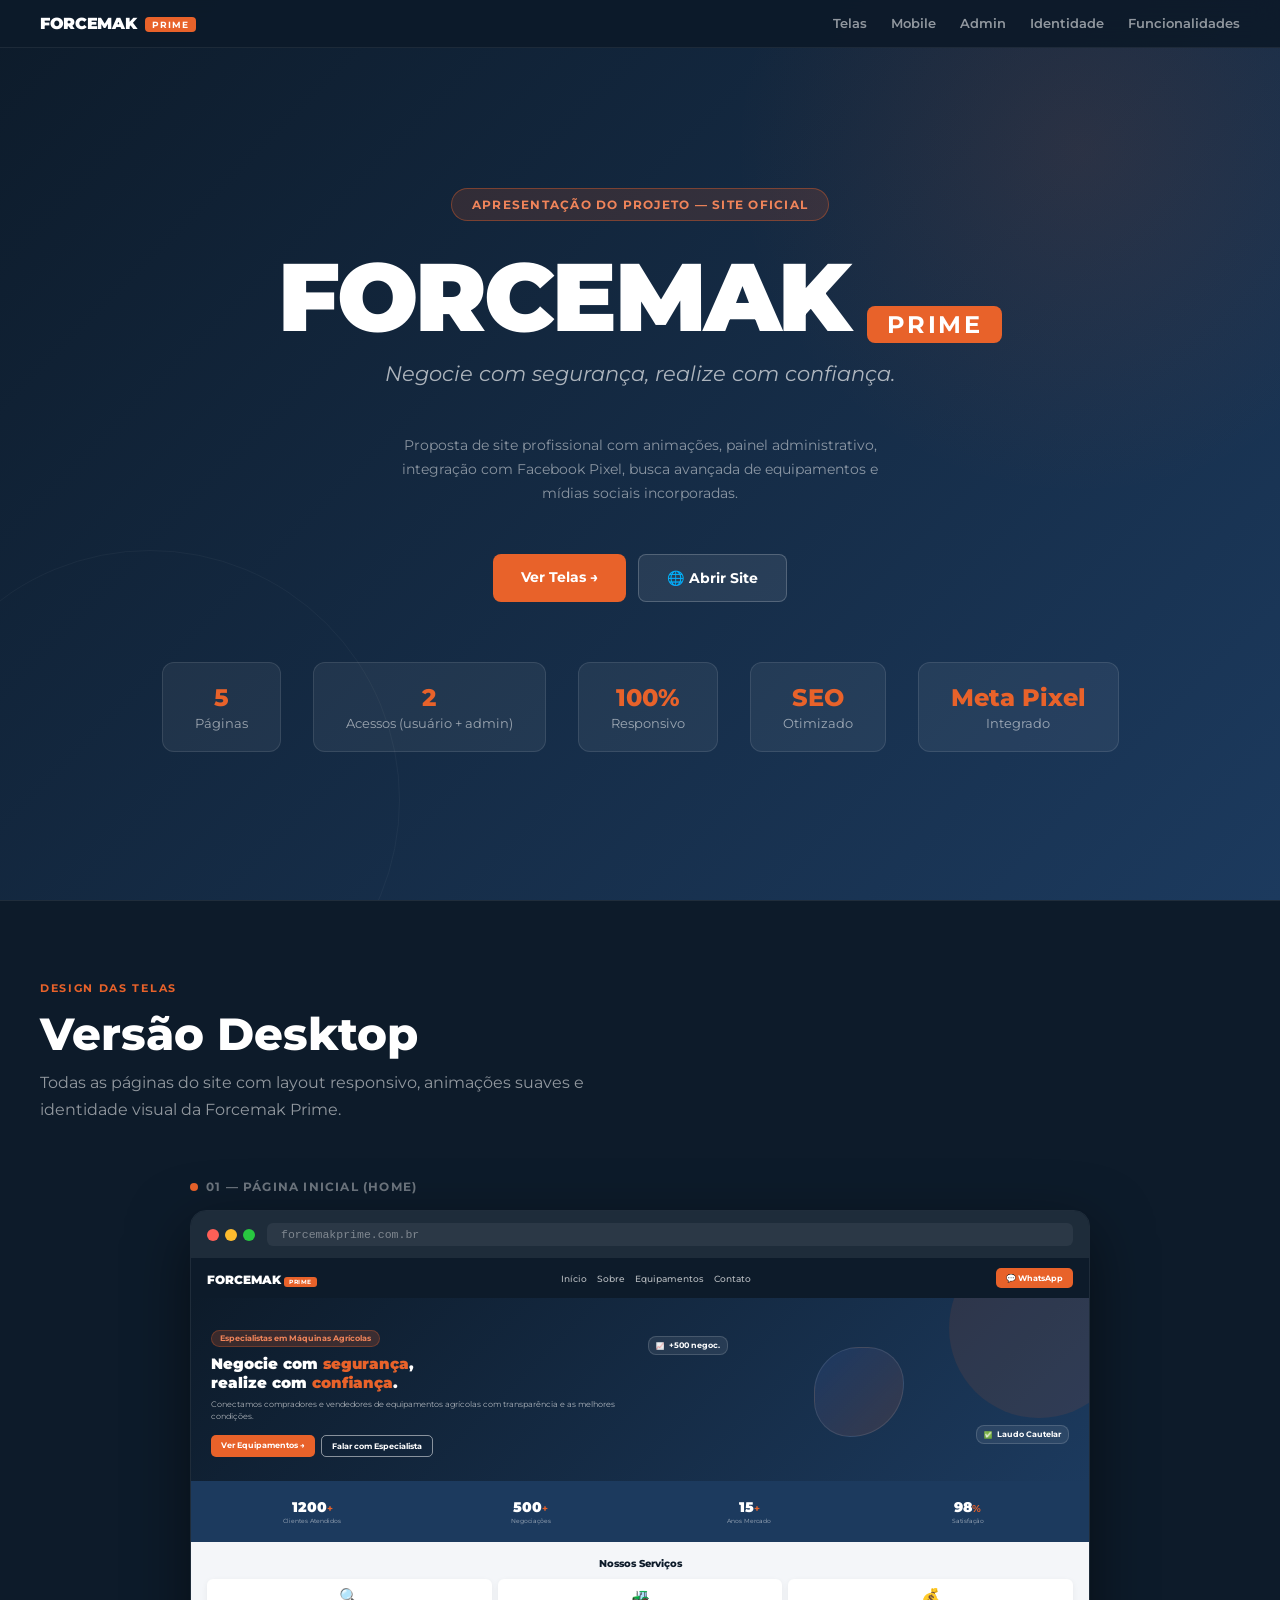
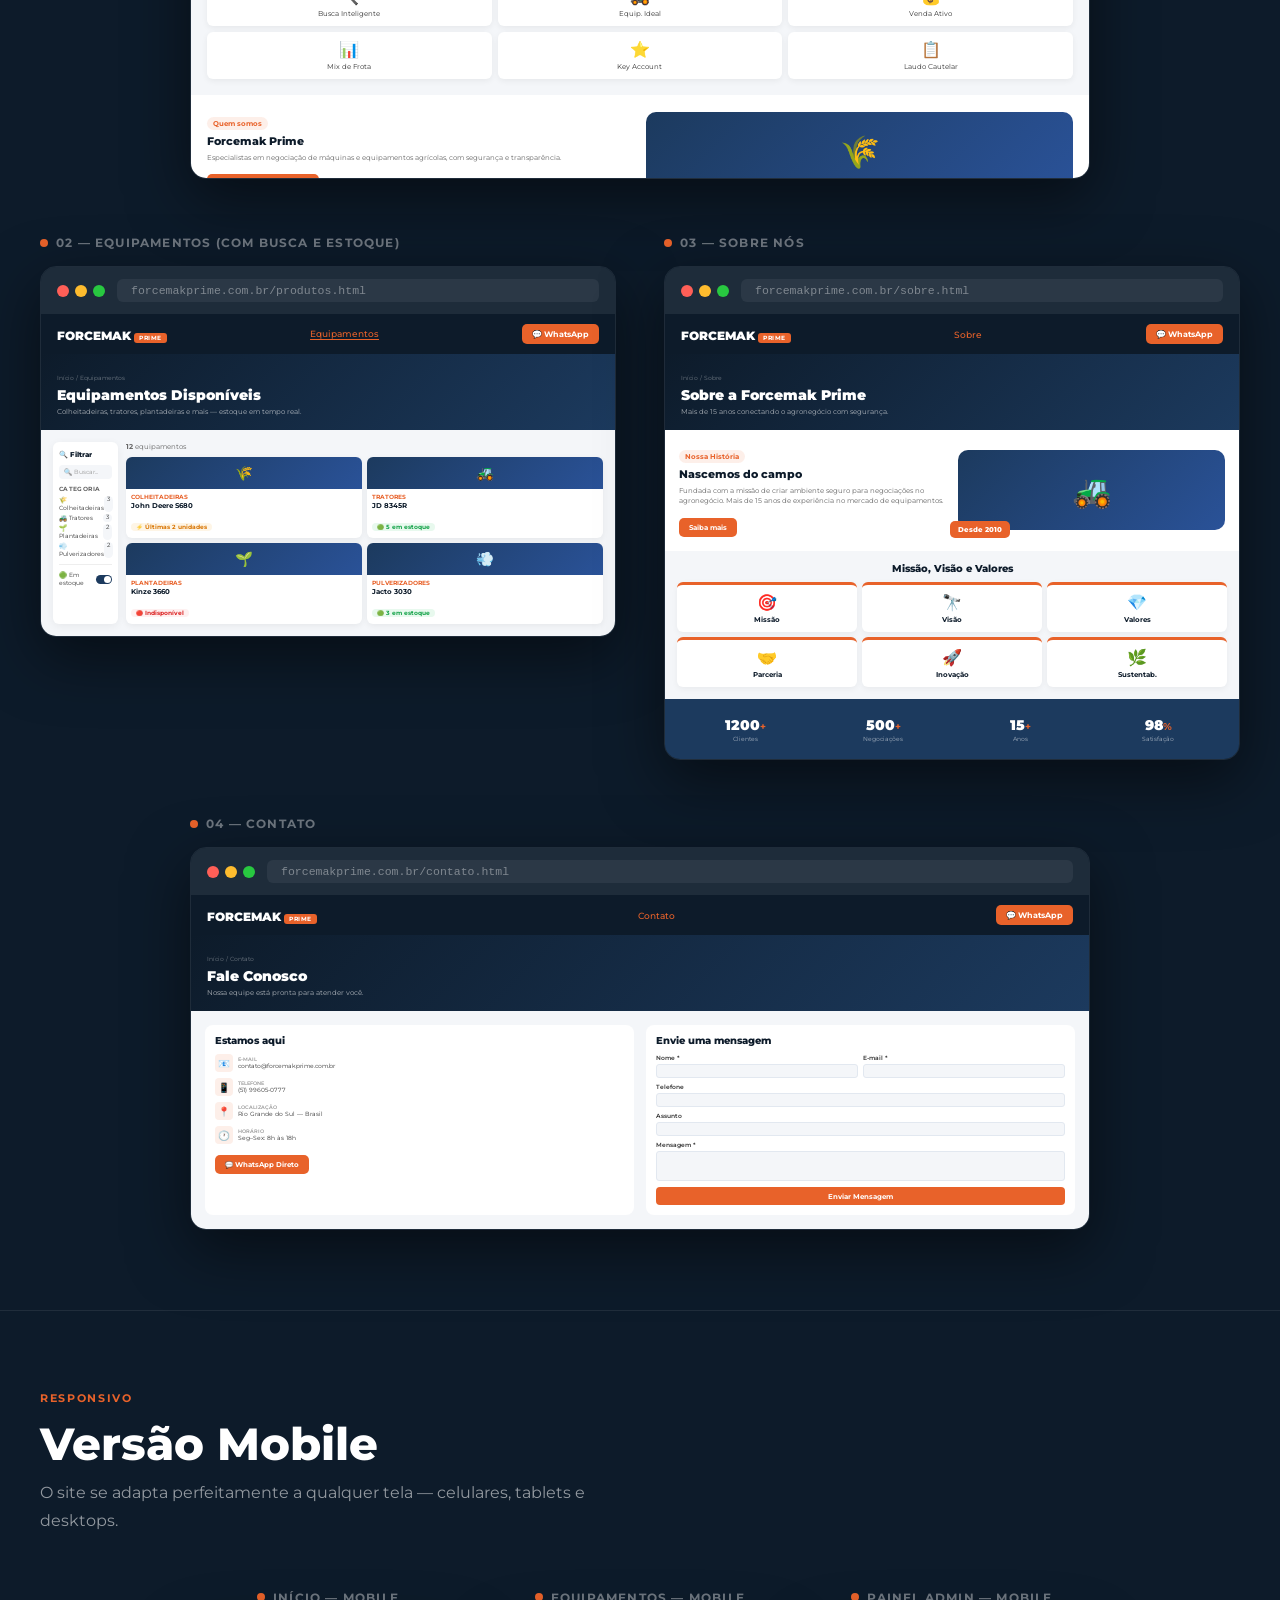
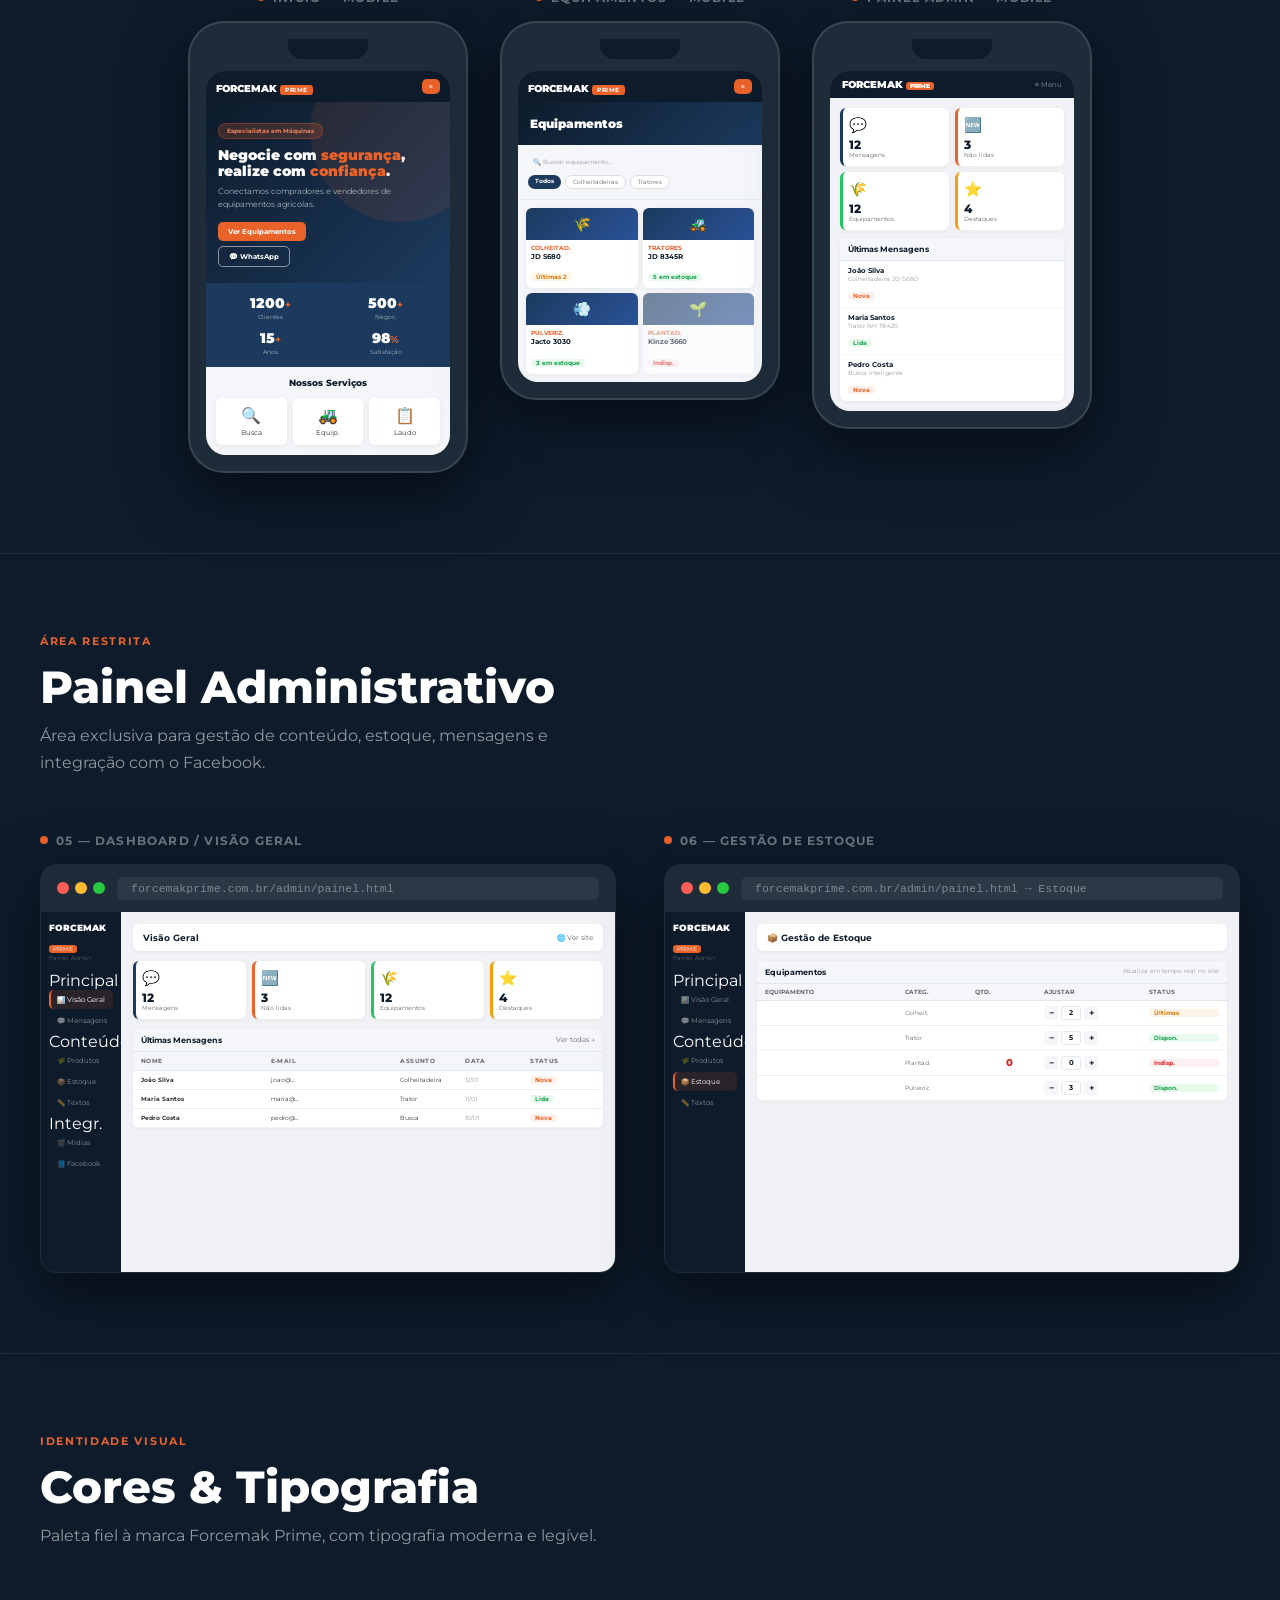
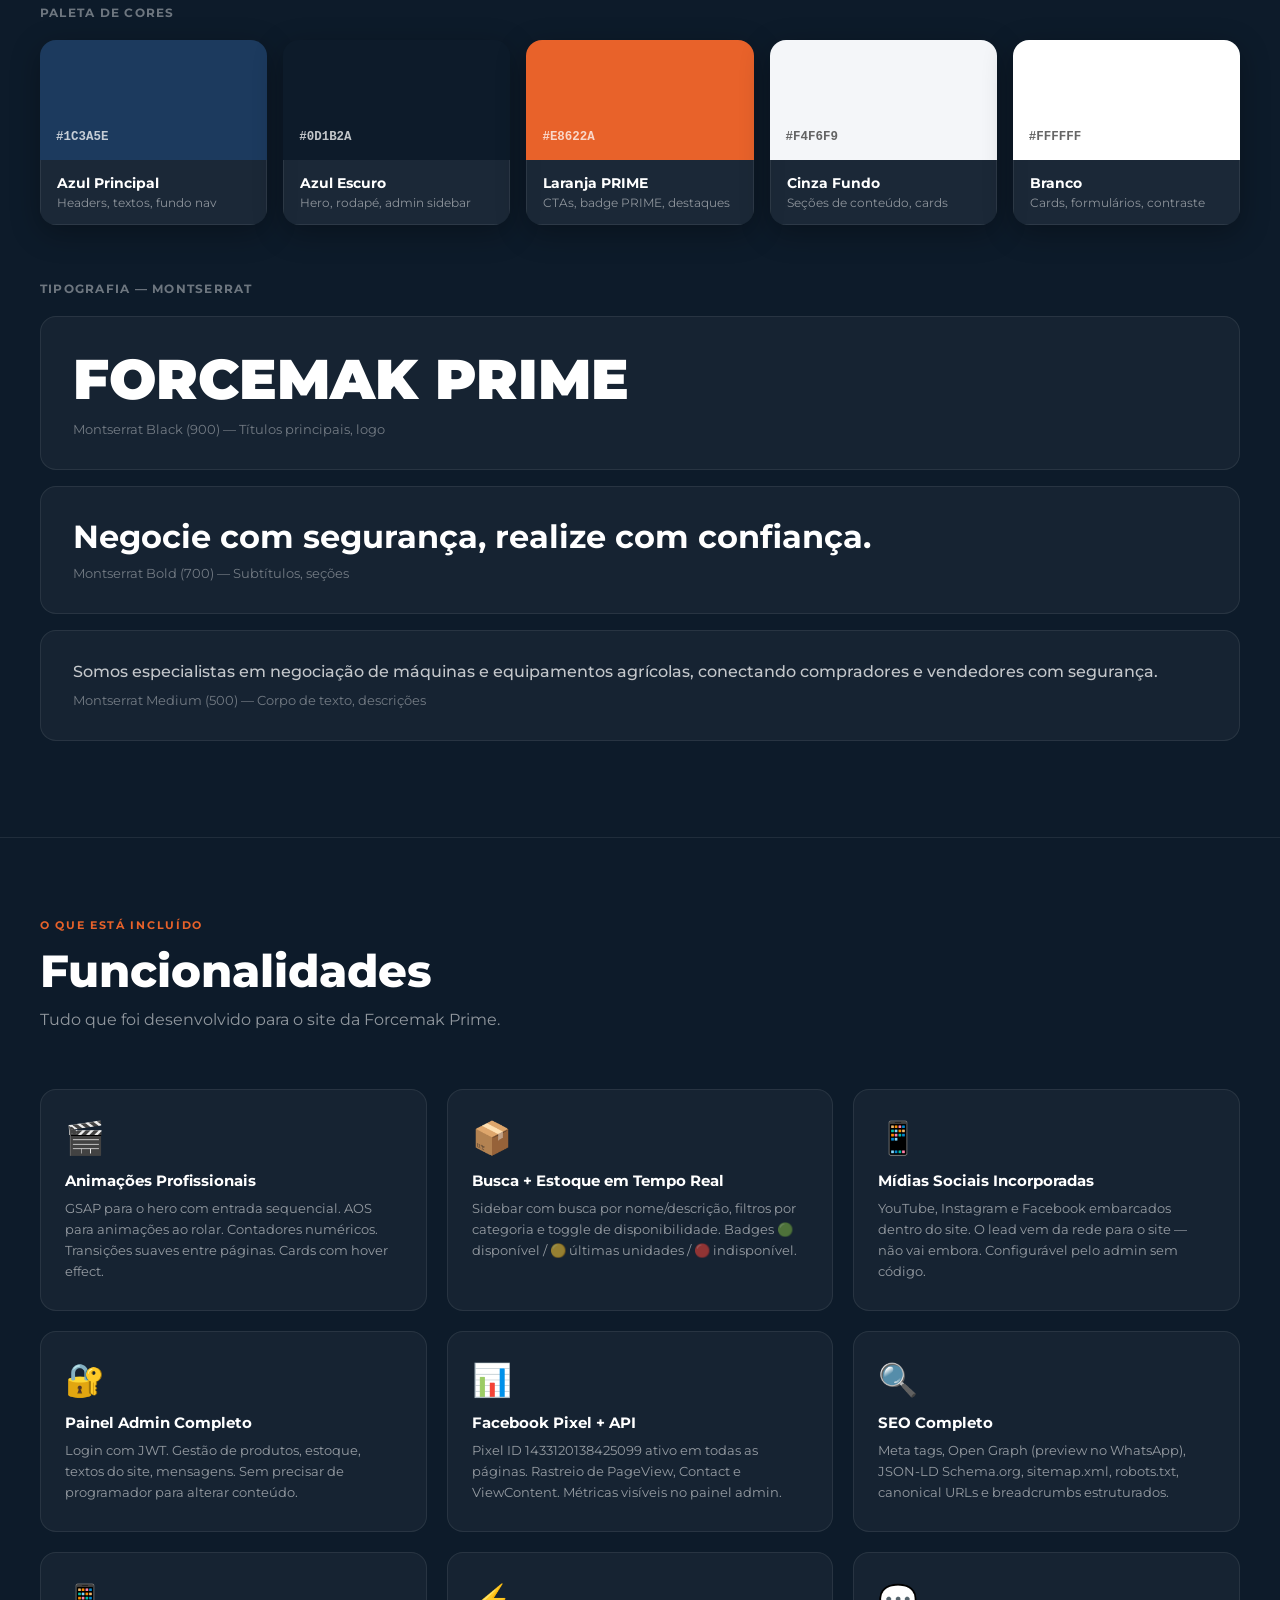
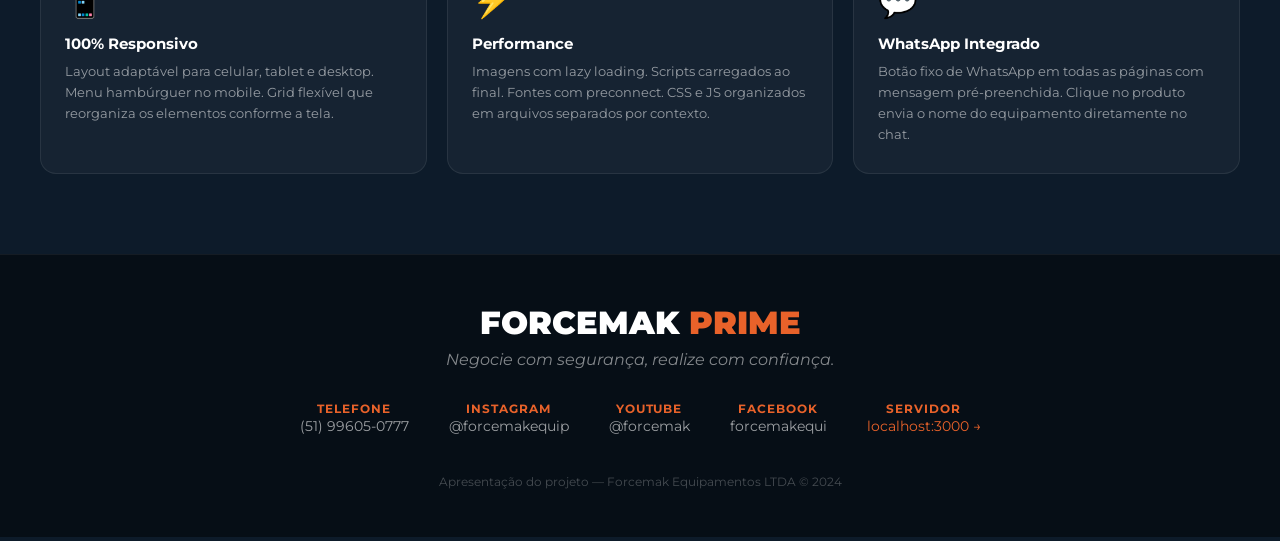
<file: public/apresentacao-cliente.html>
<!DOCTYPE html>
<html lang="pt-BR">
<head>
<meta charset="UTF-8">
<meta name="viewport" content="width=device-width, initial-scale=1.0">
<title>Forcemak Prime — Apresentação do Projeto</title>
<script>!function(f,b,e,v,n,t,s){if(f.fbq)return;n=f.fbq=function(){n.callMethod?n.callMethod.apply(n,arguments):n.queue.push(arguments)};if(!f._fbq)f._fbq=n;n.push=n;n.loaded=!0;n.version='2.0';n.queue=[];t=b.createElement(e);t.async=!0;t.src=v;s=b.getElementsByTagName(e)[0];s.parentNode.insertBefore(t,s)}(window,document,'script','https://connect.facebook.net/en_US/fbevents.js');fbq('init','1433120138425099');fbq('track','PageView');</script>
<noscript><img height="1" width="1" style="display:none" src="https://www.facebook.com/tr?id=1433120138425099&ev=PageView&noscript=1"></noscript>
<link href="https://fonts.googleapis.com/css2?family=Montserrat:wght@300;400;500;600;700;800;900&display=swap" rel="stylesheet">
<style>
/* ─── Reset & Base ─────────────────────────────────────── */
*,*::before,*::after{box-sizing:border-box;margin:0;padding:0}
html{scroll-behavior:smooth;font-size:16px}
body{font-family:'Montserrat',sans-serif;background:#0D1B2A;color:#fff;-webkit-font-smoothing:antialiased}
a{text-decoration:none;color:inherit}

/* ─── Variáveis ─────────────────────────────────────────── */
:root{
  --azul:#1C3A5E;
  --azul-escuro:#0D1B2A;
  --laranja:#E8622A;
  --branco:#fff;
  --cinza:#F4F6F9;
}

/* ─── Navegação da Apresentação ─────────────────────────── */
.nav-apres{
  position:fixed;top:0;left:0;width:100%;
  background:rgba(13,27,42,0.96);
  backdrop-filter:blur(12px);
  padding:14px 40px;
  display:flex;align-items:center;justify-content:space-between;
  z-index:1000;border-bottom:1px solid rgba(255,255,255,0.07);
}
.nav-apres__logo{font-size:1rem;font-weight:900;letter-spacing:-0.02em}
.nav-apres__logo span{
  background:var(--laranja);color:#fff;
  font-size:0.55rem;font-weight:700;letter-spacing:0.1em;
  padding:2px 7px;border-radius:4px;margin-left:4px;vertical-align:middle;
}
.nav-apres__links{display:flex;gap:24px}
.nav-apres__link{
  font-size:0.8rem;font-weight:600;color:rgba(255,255,255,0.55);
  cursor:pointer;transition:color 0.2s;
}
.nav-apres__link:hover{color:var(--laranja)}

/* ─── Capa ──────────────────────────────────────────────── */
.capa{
  min-height:100vh;
  background:linear-gradient(135deg,#0D1B2A 0%,#1C3A5E 100%);
  display:flex;align-items:center;justify-content:center;
  text-align:center;padding:120px 40px 80px;
  position:relative;overflow:hidden;
}
.capa::before{
  content:'';position:absolute;
  width:700px;height:700px;border-radius:50%;
  background:radial-gradient(circle,rgba(232,98,42,0.1) 0%,transparent 70%);
  top:-200px;right:-150px;
}
.capa::after{
  content:'';position:absolute;
  width:500px;height:500px;
  border:1px solid rgba(255,255,255,0.04);
  border-radius:50%;bottom:-150px;left:-100px;
  animation:girar 25s linear infinite;
}
@keyframes girar{to{transform:rotate(360deg)}}

.capa__etiqueta{
  display:inline-block;
  background:rgba(232,98,42,0.15);border:1px solid rgba(232,98,42,0.4);
  color:#f0845a;font-size:0.78rem;font-weight:700;letter-spacing:0.1em;
  text-transform:uppercase;padding:8px 20px;border-radius:30px;
  margin-bottom:28px;
}
.capa__logo-nome{font-size:clamp(3rem,8vw,6rem);font-weight:900;line-height:1;letter-spacing:-0.03em}
.capa__logo-prime{
  display:inline-block;background:var(--laranja);color:#fff;
  font-size:clamp(1rem,2vw,1.5rem);font-weight:700;letter-spacing:0.1em;
  padding:6px 20px;border-radius:8px;margin-left:12px;vertical-align:middle;
}
.capa__tagline{
  font-size:clamp(1rem,2vw,1.3rem);color:rgba(255,255,255,0.65);
  font-style:italic;margin-top:16px;margin-bottom:48px;
}
.capa__info{
  display:flex;justify-content:center;flex-wrap:wrap;gap:32px;
  margin-top:60px;
}
.capa__info-item{
  background:rgba(255,255,255,0.06);border:1px solid rgba(255,255,255,0.1);
  border-radius:12px;padding:20px 32px;text-align:center;
}
.capa__info-item strong{display:block;font-size:1.5rem;font-weight:800;color:var(--laranja)}
.capa__info-item span{font-size:0.8rem;color:rgba(255,255,255,0.55);margin-top:4px;display:block}

/* ─── Seções ────────────────────────────────────────────── */
.secao{padding:80px 40px;max-width:1400px;margin:0 auto}
.secao--full{max-width:none;padding:80px 40px}

.secao-titulo{
  font-size:0.7rem;font-weight:700;text-transform:uppercase;letter-spacing:0.15em;
  color:var(--laranja);margin-bottom:12px;
}
.secao-nome{
  font-size:clamp(1.8rem,4vw,2.8rem);font-weight:800;
  color:#fff;margin-bottom:8px;
}
.secao-desc{
  font-size:1rem;color:rgba(255,255,255,0.55);
  max-width:560px;line-height:1.7;margin-bottom:56px;
}
.linha-divisoria{
  border:none;border-top:1px solid rgba(255,255,255,0.08);
  margin:0;
}

/* ─── Paleta de Cores ───────────────────────────────────── */
.cores-grid{display:flex;flex-wrap:wrap;gap:16px}
.cor-item{flex:1;min-width:160px;border-radius:16px;overflow:hidden;box-shadow:0 8px 30px rgba(0,0,0,0.3)}
.cor-item__bloco{height:120px;display:flex;align-items:flex-end;padding:16px}
.cor-item__hex{font-size:0.78rem;font-weight:700;opacity:0.75;font-family:monospace}
.cor-item__info{background:rgba(255,255,255,0.06);border:1px solid rgba(255,255,255,0.08);border-top:none;padding:14px 16px}
.cor-item__nome{font-size:0.88rem;font-weight:700}
.cor-item__uso{font-size:0.75rem;color:rgba(255,255,255,0.5);margin-top:3px}

/* ─── Tipografia ────────────────────────────────────────── */
.tipo-card{
  background:rgba(255,255,255,0.04);border:1px solid rgba(255,255,255,0.08);
  border-radius:16px;padding:32px;margin-bottom:16px;
}
.tipo-card__amostra{line-height:1.1;margin-bottom:12px;color:#fff}
.tipo-card__info{font-size:0.8rem;color:rgba(255,255,255,0.4)}

/* ─── Browser Mockup ────────────────────────────────────── */
.telas-grid{
  display:grid;gap:48px;
}
.telas-grid--2{grid-template-columns:1fr 1fr}
.telas-grid--1{grid-template-columns:1fr;max-width:900px;margin:0 auto}

.tela-wrapper{display:flex;flex-direction:column;gap:16px}
.tela-rotulo{
  font-size:0.75rem;font-weight:700;letter-spacing:0.1em;text-transform:uppercase;
  color:rgba(255,255,255,0.4);display:flex;align-items:center;gap:8px;
}
.tela-rotulo::before{
  content:'';width:8px;height:8px;border-radius:50%;background:var(--laranja);
}

.browser{
  border-radius:16px;overflow:hidden;
  box-shadow:0 20px 60px rgba(0,0,0,0.5);
  border:1px solid rgba(255,255,255,0.08);
}
.browser__barra{
  background:#1e2c3a;padding:12px 16px;
  display:flex;align-items:center;gap:12px;
}
.browser__dots{display:flex;gap:6px}
.browser__dot{
  width:12px;height:12px;border-radius:50%;
}
.browser__dot--vermelho{background:#ff5f57}
.browser__dot--amarelo{background:#febc2e}
.browser__dot--verde{background:#28c840}
.browser__url{
  flex:1;background:rgba(255,255,255,0.06);
  border-radius:6px;padding:5px 14px;
  font-size:0.72rem;color:rgba(255,255,255,0.4);
  font-family:monospace;
}
.browser__conteudo{
  overflow:hidden;max-height:520px;
}

/* ─── Mobile Mockup ─────────────────────────────────────── */
.mobile{
  width:280px;
  background:#1e2c3a;
  border-radius:36px;
  padding:16px;
  box-shadow:0 20px 60px rgba(0,0,0,0.5);
  border:2px solid rgba(255,255,255,0.12);
  margin:0 auto;
}
.mobile__notch{
  width:80px;height:20px;background:#0D1B2A;
  border-radius:0 0 14px 14px;margin:0 auto 12px;
}
.mobile__tela{
  border-radius:20px;overflow:hidden;
  max-height:480px;
}

/* ════════════════════════════════════════════════════════
   MINI PÁGINAS (conteúdo dos mockups)
   ════════════════════════════════════════════════════════ */

/* Mini Navbar */
.m-nav{
  background:#0D1B2A;padding:10px 16px;
  display:flex;align-items:center;justify-content:space-between;
}
.m-nav__logo{font-size:0.75rem;font-weight:900;color:#fff}
.m-nav__prime{
  background:var(--laranja);color:#fff;
  font-size:0.4rem;font-weight:700;letter-spacing:0.08em;
  padding:1px 5px;border-radius:3px;margin-left:3px;
}
.m-nav__links{display:flex;gap:10px}
.m-nav__link{font-size:0.55rem;color:rgba(255,255,255,0.7);font-weight:500}
.m-nav__btn{
  background:var(--laranja);color:#fff;
  font-size:0.5rem;font-weight:700;padding:4px 8px;border-radius:4px;
}

/* Mini Hero */
.m-hero{
  background:linear-gradient(135deg,#0D1B2A 0%,#1C3A5E 100%);
  padding:28px 20px 24px;
  position:relative;overflow:hidden;
}
.m-hero::before{
  content:'';position:absolute;
  width:180px;height:180px;border-radius:50%;
  background:rgba(232,98,42,0.1);
  top:-60px;right:-40px;
}
.m-hero__badge{
  display:inline-block;
  background:rgba(232,98,42,0.2);
  color:#f0845a;font-size:0.48rem;font-weight:700;
  padding:3px 8px;border-radius:10px;margin-bottom:8px;
  border:1px solid rgba(232,98,42,0.3);
}
.m-hero__titulo{
  font-size:0.95rem;font-weight:900;color:#fff;line-height:1.2;margin-bottom:6px;
}
.m-hero__destaque{color:var(--laranja)}
.m-hero__sub{font-size:0.52rem;color:rgba(255,255,255,0.65);line-height:1.5;margin-bottom:12px}
.m-hero__btns{display:flex;gap:6px;flex-wrap:wrap}
.m-btn{font-size:0.5rem;font-weight:700;padding:5px 10px;border-radius:5px;display:inline-block}
.m-btn--laranja{background:var(--laranja);color:#fff}
.m-btn--outline{border:1px solid rgba(255,255,255,0.5);color:#fff}
.m-hero__cards{
  display:flex;gap:8px;margin-top:16px;
}
.m-card-mini{
  background:rgba(255,255,255,0.08);border:1px solid rgba(255,255,255,0.15);
  border-radius:8px;padding:6px 10px;font-size:0.48rem;color:#fff;
  display:flex;align-items:center;gap:5px;flex:1;
}

/* Mini Números */
.m-numeros{
  background:#1C3A5E;padding:16px;
  display:grid;grid-template-columns:1fr 1fr 1fr 1fr;
  text-align:center;gap:8px;
}
.m-numero__val{font-size:0.85rem;font-weight:900;color:#fff}
.m-numero__suf{font-size:0.6rem;font-weight:700;color:var(--laranja)}
.m-numero__lbl{font-size:0.38rem;color:rgba(255,255,255,0.6);margin-top:2px;line-height:1.3}

/* Mini Serviços */
.m-servicos{background:#F4F6F9;padding:16px}
.m-servicos__titulo{font-size:0.6rem;font-weight:800;color:#0D1B2A;margin-bottom:10px;text-align:center}
.m-servicos__grid{display:grid;grid-template-columns:1fr 1fr 1fr;gap:6px}
.m-servico-card{
  background:#fff;border-radius:6px;padding:8px 6px;
  text-align:center;font-size:0.42rem;color:#333;
  box-shadow:0 2px 6px rgba(0,0,0,0.06);
}
.m-servico-card__icone{font-size:1rem;display:block;margin-bottom:3px}

/* Mini Sobre */
.m-sobre{background:#fff;padding:16px;display:grid;grid-template-columns:1fr 1fr;gap:12px;align-items:center}
.m-sobre__etiqueta{
  display:inline-block;background:rgba(232,98,42,0.1);
  color:var(--laranja);font-size:0.42rem;font-weight:700;
  padding:2px 6px;border-radius:8px;margin-bottom:4px;
}
.m-sobre__titulo{font-size:0.7rem;font-weight:800;color:#0D1B2A;margin-bottom:5px}
.m-sobre__texto{font-size:0.42rem;color:#666;line-height:1.5;margin-bottom:8px}
.m-sobre__img{
  background:linear-gradient(135deg,#1C3A5E,#2A5298);
  border-radius:10px;height:80px;
  display:flex;align-items:center;justify-content:center;
  font-size:2rem;position:relative;
}
.m-sobre__badge{
  position:absolute;bottom:-8px;left:-8px;
  background:var(--laranja);color:#fff;
  font-size:0.42rem;font-weight:800;padding:4px 8px;border-radius:5px;
}

/* Mini Mídias */
.m-midias{background:#F4F6F9;padding:14px}
.m-midias__titulo{font-size:0.6rem;font-weight:800;color:#0D1B2A;text-align:center;margin-bottom:8px}
.m-midias__abas{display:flex;gap:4px;margin-bottom:10px;justify-content:center}
.m-midia-aba{
  font-size:0.42rem;font-weight:700;padding:3px 8px;border-radius:10px;
  background:#fff;color:#666;border:1px solid #ddd;
}
.m-midia-aba--ativo{background:#FF0000;color:#fff;border-color:#FF0000}
.m-video-grid{display:grid;grid-template-columns:1fr 1fr 1fr;gap:5px}
.m-video{height:40px;background:#0D1B2A;border-radius:5px;display:flex;align-items:center;justify-content:center;font-size:1rem}

/* Mini CTA */
.m-cta{
  background:linear-gradient(135deg,#0D1B2A,#1C3A5E);
  padding:20px;text-align:center;
}
.m-cta__titulo{font-size:0.7rem;font-weight:800;color:#fff;margin-bottom:6px}
.m-cta__texto{font-size:0.45rem;color:rgba(255,255,255,0.65);margin-bottom:12px}
.m-cta__btns{display:flex;gap:6px;justify-content:center}

/* Mini Rodapé */
.m-rodape{background:#0A1520;padding:12px 16px}
.m-rodape__grid{display:grid;grid-template-columns:2fr 1fr 1fr;gap:10px;margin-bottom:10px}
.m-rodape__nome{font-size:0.55rem;font-weight:900;color:#fff}
.m-rodape__prime{
  background:var(--laranja);color:#fff;
  font-size:0.35rem;padding:1px 4px;border-radius:3px;margin-left:2px;
}
.m-rodape__sub{font-size:0.38rem;color:rgba(255,255,255,0.4);margin-top:3px;line-height:1.4}
.m-rodape__titulo{font-size:0.5rem;font-weight:700;color:#fff;margin-bottom:5px;text-transform:uppercase;letter-spacing:0.08em}
.m-rodape__item{font-size:0.4rem;color:rgba(255,255,255,0.5);margin-bottom:2px}
.m-rodape__base{border-top:1px solid rgba(255,255,255,0.06);padding-top:8px;font-size:0.38rem;color:rgba(255,255,255,0.3);text-align:center}

/* Mini Produtos */
.m-produtos{background:#F4F6F9;padding:12px;display:flex;gap:8px}
.m-sidebar{
  width:65px;background:#fff;border-radius:6px;padding:8px 6px;
  flex-shrink:0;box-shadow:0 2px 8px rgba(0,0,0,0.06);
}
.m-sidebar__titulo{font-size:0.45rem;font-weight:800;color:#0D1B2A;margin-bottom:6px}
.m-busca{
  background:#F4F6F9;border-radius:4px;padding:3px 5px;
  font-size:0.38rem;color:#999;margin-bottom:6px;
  display:flex;align-items:center;gap:3px;
}
.m-filtro-titulo{font-size:0.38rem;font-weight:700;color:#666;margin-bottom:3px;text-transform:uppercase;letter-spacing:0.06em}
.m-check{font-size:0.38rem;color:#333;margin-bottom:2px;display:flex;justify-content:space-between}
.m-toggle{
  display:flex;align-items:center;justify-content:space-between;
  font-size:0.38rem;color:#333;margin-top:6px;padding-top:6px;
  border-top:1px solid #eee;
}
.m-toggle-sw{
  width:16px;height:9px;background:#1C3A5E;border-radius:5px;
  position:relative;flex-shrink:0;
}
.m-toggle-sw::after{
  content:'';position:absolute;width:7px;height:7px;
  background:#fff;border-radius:50%;top:1px;right:1px;
}
.m-prods-lista{flex:1}
.m-prods-topo{display:flex;justify-content:space-between;margin-bottom:6px;align-items:center}
.m-prods-count{font-size:0.42rem;color:#666}
.m-prods-grid{display:grid;grid-template-columns:1fr 1fr;gap:5px}
.m-prod-card{background:#fff;border-radius:6px;overflow:hidden;box-shadow:0 2px 6px rgba(0,0,0,0.06)}
.m-prod-img{height:32px;background:linear-gradient(135deg,#1C3A5E,#2A5298);display:flex;align-items:center;justify-content:center;font-size:0.9rem}
.m-prod-corpo{padding:5px}
.m-prod-cat{font-size:0.35rem;color:var(--laranja);font-weight:700;margin-bottom:2px}
.m-prod-nome{font-size:0.45rem;font-weight:700;color:#0D1B2A;margin-bottom:3px;line-height:1.2}
.m-badge-verde{background:rgba(34,197,94,0.1);color:#16a34a;font-size:0.35rem;font-weight:700;padding:1px 5px;border-radius:8px}
.m-badge-amarelo{background:rgba(245,158,11,0.1);color:#d97706;font-size:0.35rem;font-weight:700;padding:1px 5px;border-radius:8px}
.m-badge-vermelho{background:rgba(239,68,68,0.08);color:#dc2626;font-size:0.35rem;font-weight:700;padding:1px 5px;border-radius:8px}

/* Mini Sobre Página */
.m-sobre-hero{
  background:linear-gradient(135deg,#0D1B2A,#1C3A5E);
  padding:20px 16px 14px;
}
.m-breadcrumb{font-size:0.38rem;color:rgba(255,255,255,0.4);margin-bottom:5px}
.m-pagina-titulo{font-size:0.85rem;font-weight:900;color:#fff;margin-bottom:4px}
.m-pagina-sub{font-size:0.45rem;color:rgba(255,255,255,0.65)}
.m-valores{background:#F4F6F9;padding:12px}
.m-valores__titulo{font-size:0.6rem;font-weight:800;color:#0D1B2A;text-align:center;margin-bottom:8px}
.m-valores__grid{display:grid;grid-template-columns:1fr 1fr 1fr;gap:5px}
.m-valor-card{
  background:#fff;border-radius:6px;padding:8px 6px;
  text-align:center;border-top:3px solid var(--laranja);
  box-shadow:0 2px 6px rgba(0,0,0,0.05);
}
.m-valor-card__icone{font-size:1rem;margin-bottom:3px}
.m-valor-card__titulo{font-size:0.42rem;font-weight:700;color:#0D1B2A}

/* Mini Contato */
.m-contato{display:grid;grid-template-columns:1fr 1fr;gap:12px;background:#F4F6F9;padding:14px}
.m-contato-info{background:#fff;border-radius:8px;padding:10px}
.m-contato-info__titulo{font-size:0.6rem;font-weight:800;color:#0D1B2A;margin-bottom:8px}
.m-contato-item{display:flex;align-items:center;gap:5px;margin-bottom:6px}
.m-contato-icone{
  width:18px;height:18px;background:rgba(232,98,42,0.1);
  border-radius:4px;display:flex;align-items:center;justify-content:center;
  font-size:0.6rem;flex-shrink:0;
}
.m-contato-txt{font-size:0.38rem;color:#333}
.m-form{background:#fff;border-radius:8px;padding:10px}
.m-form__titulo{font-size:0.6rem;font-weight:800;color:#0D1B2A;margin-bottom:8px}
.m-campo{margin-bottom:5px}
.m-campo__label{font-size:0.38rem;font-weight:600;color:#333;margin-bottom:2px;display:block}
.m-campo__input{
  width:100%;height:14px;background:#F4F6F9;
  border-radius:3px;border:1px solid #E2E8F0;
}
.m-campo--row{display:grid;grid-template-columns:1fr 1fr;gap:5px}
.m-campo__textarea{width:100%;height:30px;background:#F4F6F9;border-radius:3px;border:1px solid #E2E8F0}
.m-btn-full{
  width:100%;height:18px;background:var(--laranja);border-radius:4px;
  font-size:0.42rem;color:#fff;font-weight:700;display:flex;align-items:center;justify-content:center;
  margin-top:6px;
}

/* Mini Admin */
.m-admin{display:flex;height:360px;overflow:hidden}
.m-admin-sidebar{
  width:80px;background:#0D1B2A;padding:10px 8px;
  display:flex;flex-direction:column;flex-shrink:0;
}
.m-admin-sidebar__logo{font-size:0.55rem;font-weight:900;color:#fff;margin-bottom:3px}
.m-admin-sidebar__prime{background:var(--laranja);color:#fff;font-size:0.35rem;padding:1px 4px;border-radius:3px}
.m-admin-sidebar__sub{font-size:0.35rem;color:rgba(255,255,255,0.3);margin-bottom:10px}
.m-admin-link{
  font-size:0.42rem;color:rgba(255,255,255,0.5);padding:5px 6px;
  border-radius:5px;margin-bottom:2px;display:flex;align-items:center;gap:4px;
  cursor:pointer;transition:all 0.2s;
  border-left:2px solid transparent;
}
.m-admin-link--ativo{background:rgba(232,98,42,0.12);color:#fff;border-left-color:var(--laranja)}
.m-admin-link__secao{font-size:0.38rem;font-weight:700;text-transform:uppercase;letter-spacing:0.1em;color:rgba(255,255,255,0.25);padding:8px 6px 3px;margin-top:4px}
.m-admin-conteudo{flex:1;padding:12px;background:#F0F2F5;overflow:hidden}
.m-admin-topo{
  background:#fff;border-radius:6px;padding:8px 10px;
  display:flex;align-items:center;justify-content:space-between;margin-bottom:10px;
  box-shadow:0 1px 4px rgba(0,0,0,0.06);
}
.m-admin-topo__titulo{font-size:0.55rem;font-weight:700;color:#0D1B2A}
.m-stats{display:grid;grid-template-columns:1fr 1fr 1fr 1fr;gap:6px;margin-bottom:10px}
.m-stat{
  background:#fff;border-radius:6px;padding:8px 6px;
  box-shadow:0 1px 4px rgba(0,0,0,0.05);
}
.m-stat--azul{border-left:3px solid #1C3A5E}
.m-stat--laranja{border-left:3px solid var(--laranja)}
.m-stat--verde{border-left:3px solid #22c55e}
.m-stat--amarelo{border-left:3px solid #f59e0b}
.m-stat__icone{font-size:0.9rem;margin-bottom:3px}
.m-stat__val{font-size:0.75rem;font-weight:800;color:#0D1B2A}
.m-stat__lbl{font-size:0.35rem;color:#666}
.m-tabela{background:#fff;border-radius:6px;overflow:hidden;box-shadow:0 1px 4px rgba(0,0,0,0.05)}
.m-tabela__header{background:#F4F6F9;padding:6px 8px;display:flex;justify-content:space-between;border-bottom:1px solid #E2E8F0}
.m-tabela__titulo{font-size:0.5rem;font-weight:700;color:#0D1B2A}
.m-tabela__ths{display:grid;grid-template-columns:2fr 2fr 1fr 1fr 1fr;padding:5px 8px;background:#F4F6F9;border-bottom:1px solid #E2E8F0}
.m-tabela__th{font-size:0.38rem;font-weight:700;text-transform:uppercase;color:#666;letter-spacing:0.06em}
.m-tabela__row{display:grid;grid-template-columns:2fr 2fr 1fr 1fr 1fr;padding:5px 8px;border-bottom:1px solid #F0F2F5}
.m-tabela__cell{font-size:0.4rem;color:#333}
.m-badge-nova{background:rgba(232,98,42,0.1);color:var(--laranja);font-size:0.35rem;font-weight:700;padding:1px 5px;border-radius:8px}
.m-badge-lida{background:rgba(34,197,94,0.1);color:#16a34a;font-size:0.35rem;font-weight:700;padding:1px 5px;border-radius:8px}

/* Mini Admin Estoque */
.m-estoque-row{display:grid;grid-template-columns:2fr 1fr 1fr 1.5fr 1fr;padding:5px 8px;border-bottom:1px solid #F0F2F5;align-items:center}
.m-estoque-ctrl{display:flex;align-items:center;gap:3px}
.m-estoque-btn{width:14px;height:14px;background:#F4F6F9;border-radius:3px;display:flex;align-items:center;justify-content:center;font-size:0.55rem;font-weight:700;color:#333}
.m-estoque-num{width:20px;height:14px;background:#fff;border:1px solid #E2E8F0;border-radius:3px;display:flex;align-items:center;justify-content:center;font-size:0.45rem;font-weight:700;color:#0D1B2A}

/* ─── Features Grid ─────────────────────────────────────── */
.features-grid{
  display:grid;grid-template-columns:repeat(3,1fr);gap:20px;
}
.feature-card{
  background:rgba(255,255,255,0.04);
  border:1px solid rgba(255,255,255,0.08);
  border-radius:16px;padding:28px 24px;
  transition:all 0.3s;
}
.feature-card:hover{
  background:rgba(255,255,255,0.07);
  border-color:rgba(232,98,42,0.3);
  transform:translateY(-4px);
}
.feature-card__icone{font-size:2rem;margin-bottom:14px;display:block}
.feature-card__titulo{font-size:0.95rem;font-weight:700;margin-bottom:8px}
.feature-card__desc{font-size:0.82rem;color:rgba(255,255,255,0.55);line-height:1.6}

/* ─── Rodapé da Apresentação ────────────────────────────── */
.rodape-apres{
  background:#060E16;padding:48px 40px;
  text-align:center;border-top:1px solid rgba(255,255,255,0.06);
}
.rodape-apres__titulo{font-size:2rem;font-weight:900;margin-bottom:8px}
.rodape-apres__sub{color:rgba(255,255,255,0.5);margin-bottom:32px;font-style:italic}
.rodape-apres__info{
  display:flex;justify-content:center;flex-wrap:wrap;gap:40px;margin-bottom:40px;
}
.rodape-apres__item{font-size:0.85rem;color:rgba(255,255,255,0.6)}
.rodape-apres__item strong{color:var(--laranja);display:block;font-size:0.75rem;margin-bottom:2px;text-transform:uppercase;letter-spacing:0.08em}
.rodape-apres__copy{font-size:0.78rem;color:rgba(255,255,255,0.25)}

/* ─── Responsivo ────────────────────────────────────────── */
@media(max-width:900px){
  .telas-grid--2{grid-template-columns:1fr}
  .features-grid{grid-template-columns:1fr 1fr}
  .capa__info{gap:16px}
  .nav-apres__links{display:none}
}
@media(max-width:600px){
  .nav-apres{padding:12px 20px}
  .secao{padding:60px 20px}
  .features-grid{grid-template-columns:1fr}
  .cores-grid{flex-direction:column}
}
</style>
</head>
<body>

<!-- ─── Navegação ──────────────────────────────────────────── -->
<nav class="nav-apres">
  <div class="nav-apres__logo">
    FORCEMAK <span>PRIME</span>
  </div>
  <div class="nav-apres__links">
    <a class="nav-apres__link" href="#telas">Telas</a>
    <a class="nav-apres__link" href="#mobile">Mobile</a>
    <a class="nav-apres__link" href="#admin">Admin</a>
    <a class="nav-apres__link" href="#identidade">Identidade</a>
    <a class="nav-apres__link" href="#funcionalidades">Funcionalidades</a>
  </div>
</nav>


<!-- ════════════════════════════════════════════════════════
     CAPA
     ════════════════════════════════════════════════════════ -->
<section class="capa" id="inicio">
  <div style="position:relative;z-index:1;">
    <div class="capa__etiqueta">Apresentação do Projeto — Site Oficial</div>
    <h1 style="line-height:1.05;margin-bottom:0;">
      <span class="capa__logo-nome">FORCEMAK</span>
      <span class="capa__logo-prime">PRIME</span>
    </h1>
    <p class="capa__tagline">Negocie com segurança, realize com confiança.</p>

    <p style="font-size:0.88rem;color:rgba(255,255,255,0.5);max-width:520px;margin:0 auto 48px;line-height:1.7;">
      Proposta de site profissional com animações, painel administrativo,
      integração com Facebook Pixel, busca avançada de equipamentos e
      mídias sociais incorporadas.
    </p>

    <div style="display:flex;justify-content:center;gap:12px;flex-wrap:wrap;">
      <a href="#telas" style="background:var(--laranja);color:#fff;font-size:0.88rem;font-weight:700;padding:14px 28px;border-radius:8px;display:inline-block;">
        Ver Telas →
      </a>
      <a href="http://localhost:3000" target="_blank"
         style="background:rgba(255,255,255,0.08);border:1px solid rgba(255,255,255,0.2);color:#fff;font-size:0.88rem;font-weight:700;padding:14px 28px;border-radius:8px;display:inline-block;">
        🌐 Abrir Site
      </a>
    </div>

    <div class="capa__info">
      <div class="capa__info-item">
        <strong>5</strong><span>Páginas</span>
      </div>
      <div class="capa__info-item">
        <strong>2</strong><span>Acessos (usuário + admin)</span>
      </div>
      <div class="capa__info-item">
        <strong>100%</strong><span>Responsivo</span>
      </div>
      <div class="capa__info-item">
        <strong>SEO</strong><span>Otimizado</span>
      </div>
      <div class="capa__info-item">
        <strong>Meta Pixel</strong><span>Integrado</span>
      </div>
    </div>
  </div>
</section>


<!-- ════════════════════════════════════════════════════════
     TELAS DESKTOP
     ════════════════════════════════════════════════════════ -->
<hr class="linha-divisoria">
<div class="secao" id="telas">
  <p class="secao-titulo">Design das Telas</p>
  <h2 class="secao-nome">Versão Desktop</h2>
  <p class="secao-desc">Todas as páginas do site com layout responsivo, animações suaves e identidade visual da Forcemak Prime.</p>

  <!-- Tela 1: HOME -->
  <div class="telas-grid telas-grid--1" style="margin-bottom:56px;">
    <div class="tela-wrapper">
      <p class="tela-rotulo">01 — Página Inicial (Home)</p>
      <div class="browser">
        <div class="browser__barra">
          <div class="browser__dots">
            <div class="browser__dot browser__dot--vermelho"></div>
            <div class="browser__dot browser__dot--amarelo"></div>
            <div class="browser__dot browser__dot--verde"></div>
          </div>
          <div class="browser__url">forcemakprime.com.br</div>
        </div>
        <div class="browser__conteudo">
          <!-- Nav -->
          <div class="m-nav">
            <div><span class="m-nav__logo">FORCEMAK</span><span class="m-nav__prime">PRIME</span></div>
            <div class="m-nav__links">
              <span class="m-nav__link">Início</span>
              <span class="m-nav__link">Sobre</span>
              <span class="m-nav__link">Equipamentos</span>
              <span class="m-nav__link">Contato</span>
            </div>
            <span class="m-btn m-btn--laranja">💬 WhatsApp</span>
          </div>
          <!-- Hero -->
          <div class="m-hero" style="min-height:130px;">
            <div style="display:grid;grid-template-columns:1fr 1fr;gap:16px;align-items:center;">
              <div>
                <span class="m-hero__badge">Especialistas em Máquinas Agrícolas</span>
                <h2 class="m-hero__titulo">Negocie com <span class="m-hero__destaque">segurança</span>,<br>realize com <span class="m-hero__destaque">confiança</span>.</h2>
                <p class="m-hero__sub">Conectamos compradores e vendedores de equipamentos agrícolas com transparência e as melhores condições.</p>
                <div class="m-hero__btns">
                  <span class="m-btn m-btn--laranja">Ver Equipamentos →</span>
                  <span class="m-btn m-btn--outline">Falar com Especialista</span>
                </div>
              </div>
              <div style="display:flex;align-items:center;justify-content:center;position:relative;height:120px;">
                <div style="width:90px;height:90px;background:linear-gradient(135deg,rgba(42,82,152,0.3),rgba(232,98,42,0.15));border-radius:50% 40% 60% 40%;border:1px solid rgba(255,255,255,0.1);"></div>
                <div class="m-card-mini" style="position:absolute;top:4px;left:0;width:auto;font-size:0.42rem;padding:4px 7px;">
                  📈 <strong style="font-size:0.48rem;">+500 negoc.</strong>
                </div>
                <div class="m-card-mini" style="position:absolute;bottom:8px;right:0;width:auto;font-size:0.42rem;padding:4px 7px;">
                  ✅ <strong style="font-size:0.48rem;">Laudo Cautelar</strong>
                </div>
              </div>
            </div>
          </div>
          <!-- Números -->
          <div class="m-numeros">
            <div><span class="m-numero__val">1200</span><span class="m-numero__suf">+</span><p class="m-numero__lbl">Clientes Atendidos</p></div>
            <div><span class="m-numero__val">500</span><span class="m-numero__suf">+</span><p class="m-numero__lbl">Negociações</p></div>
            <div><span class="m-numero__val">15</span><span class="m-numero__suf">+</span><p class="m-numero__lbl">Anos Mercado</p></div>
            <div><span class="m-numero__val">98</span><span class="m-numero__suf">%</span><p class="m-numero__lbl">Satisfação</p></div>
          </div>
          <!-- Serviços -->
          <div class="m-servicos">
            <p class="m-servicos__titulo">Nossos Serviços</p>
            <div class="m-servicos__grid">
              <div class="m-servico-card"><span class="m-servico-card__icone">🔍</span>Busca Inteligente</div>
              <div class="m-servico-card"><span class="m-servico-card__icone">🚜</span>Equip. Ideal</div>
              <div class="m-servico-card"><span class="m-servico-card__icone">💰</span>Venda Ativo</div>
              <div class="m-servico-card"><span class="m-servico-card__icone">📊</span>Mix de Frota</div>
              <div class="m-servico-card"><span class="m-servico-card__icone">⭐</span>Key Account</div>
              <div class="m-servico-card"><span class="m-servico-card__icone">📋</span>Laudo Cautelar</div>
            </div>
          </div>
          <!-- Sobre preview -->
          <div class="m-sobre">
            <div>
              <span class="m-sobre__etiqueta">Quem somos</span>
              <h3 class="m-sobre__titulo">Forcemak Prime</h3>
              <p class="m-sobre__texto">Especialistas em negociação de máquinas e equipamentos agrícolas, com segurança e transparência.</p>
              <span class="m-btn m-btn--laranja" style="font-size:0.45rem;">Conheça nossa história →</span>
            </div>
            <div class="m-sobre__img">🌾<div class="m-sobre__badge">+15 anos</div></div>
          </div>
          <!-- Mídias -->
          <div class="m-midias">
            <p class="m-midias__titulo">Forcemak nas Redes</p>
            <div class="m-midias__abas">
              <span class="m-midia-aba m-midia-aba--ativo">▶ YouTube</span>
              <span class="m-midia-aba">📸 Instagram</span>
              <span class="m-midia-aba">👍 Facebook</span>
            </div>
            <div class="m-video-grid">
              <div class="m-video">▶</div>
              <div class="m-video">▶</div>
              <div class="m-video">▶</div>
            </div>
          </div>
          <!-- CTA -->
          <div class="m-cta">
            <p class="m-cta__titulo">Pronto para encontrar o equipamento ideal?</p>
            <p class="m-cta__texto">Nossa equipe especializada encontra a máquina certa para a sua operação.</p>
            <div class="m-cta__btns">
              <span class="m-btn m-btn--laranja">Ver Equipamentos</span>
              <span class="m-btn m-btn--outline">💬 WhatsApp</span>
            </div>
          </div>
          <!-- Rodapé -->
          <div class="m-rodape">
            <div class="m-rodape__grid">
              <div><span class="m-rodape__nome">FORCEMAK<span class="m-rodape__prime">PRIME</span></span><p class="m-rodape__sub">Negocie com segurança,<br>realize com confiança.</p></div>
              <div><p class="m-rodape__titulo">Navegação</p><p class="m-rodape__item">Início</p><p class="m-rodape__item">Sobre</p><p class="m-rodape__item">Equipamentos</p></div>
              <div><p class="m-rodape__titulo">Contato</p><p class="m-rodape__item">contato@...</p><p class="m-rodape__item">(51) 99605-0777</p></div>
            </div>
          </div>
        </div>
      </div>
    </div>
  </div>

  <!-- Telas 2+3: PRODUTOS e SOBRE lado a lado -->
  <div class="telas-grid telas-grid--2" style="margin-bottom:56px;">
    <!-- Produtos -->
    <div class="tela-wrapper">
      <p class="tela-rotulo">02 — Equipamentos (com busca e estoque)</p>
      <div class="browser">
        <div class="browser__barra">
          <div class="browser__dots"><div class="browser__dot browser__dot--vermelho"></div><div class="browser__dot browser__dot--amarelo"></div><div class="browser__dot browser__dot--verde"></div></div>
          <div class="browser__url">forcemakprime.com.br/produtos.html</div>
        </div>
        <div class="browser__conteudo">
          <div class="m-nav"><div><span class="m-nav__logo">FORCEMAK</span><span class="m-nav__prime">PRIME</span></div><div class="m-nav__links"><span class="m-nav__link" style="color:var(--laranja);border-bottom:1px solid var(--laranja);">Equipamentos</span></div><span class="m-btn m-btn--laranja">💬 WhatsApp</span></div>
          <div class="m-sobre-hero"><div class="m-breadcrumb">Início / Equipamentos</div><p class="m-pagina-titulo">Equipamentos Disponíveis</p><p class="m-pagina-sub">Colheitadeiras, tratores, plantadeiras e mais — estoque em tempo real.</p></div>
          <div class="m-produtos" style="min-height:180px;">
            <!-- Sidebar -->
            <div class="m-sidebar">
              <p class="m-sidebar__titulo">🔍 Filtrar</p>
              <div class="m-busca">🔍 Buscar...</div>
              <p class="m-filtro-titulo">Categoria</p>
              <div class="m-check">🌾 Colheitadeiras <span style="background:#F4F6F9;border-radius:8px;padding:0 3px;font-size:0.35rem;">3</span></div>
              <div class="m-check">🚜 Tratores <span style="background:#F4F6F9;border-radius:8px;padding:0 3px;font-size:0.35rem;">3</span></div>
              <div class="m-check">🌱 Plantadeiras <span style="background:#F4F6F9;border-radius:8px;padding:0 3px;font-size:0.35rem;">2</span></div>
              <div class="m-check">💨 Pulverizadores <span style="background:#F4F6F9;border-radius:8px;padding:0 3px;font-size:0.35rem;">2</span></div>
              <div class="m-toggle">🟢 Em estoque <div class="m-toggle-sw"></div></div>
            </div>
            <!-- Cards -->
            <div class="m-prods-lista">
              <div class="m-prods-topo"><span class="m-prods-count"><strong>12</strong> equipamentos</span></div>
              <div class="m-prods-grid">
                <div class="m-prod-card"><div class="m-prod-img">🌾</div><div class="m-prod-corpo"><p class="m-prod-cat">COLHEITADEIRAS</p><p class="m-prod-nome">John Deere S680</p><span class="m-badge-amarelo">⚡ Últimas 2 unidades</span></div></div>
                <div class="m-prod-card"><div class="m-prod-img">🚜</div><div class="m-prod-corpo"><p class="m-prod-cat">TRATORES</p><p class="m-prod-nome">JD 8345R</p><span class="m-badge-verde">🟢 5 em estoque</span></div></div>
                <div class="m-prod-card"><div class="m-prod-img">🌱</div><div class="m-prod-corpo"><p class="m-prod-cat">PLANTADEIRAS</p><p class="m-prod-nome">Kinze 3660</p><span class="m-badge-vermelho">🔴 Indisponível</span></div></div>
                <div class="m-prod-card"><div class="m-prod-img">💨</div><div class="m-prod-corpo"><p class="m-prod-cat">PULVERIZADORES</p><p class="m-prod-nome">Jacto 3030</p><span class="m-badge-verde">🟢 3 em estoque</span></div></div>
              </div>
            </div>
          </div>
        </div>
      </div>
    </div>
    <!-- Sobre -->
    <div class="tela-wrapper">
      <p class="tela-rotulo">03 — Sobre Nós</p>
      <div class="browser">
        <div class="browser__barra">
          <div class="browser__dots"><div class="browser__dot browser__dot--vermelho"></div><div class="browser__dot browser__dot--amarelo"></div><div class="browser__dot browser__dot--verde"></div></div>
          <div class="browser__url">forcemakprime.com.br/sobre.html</div>
        </div>
        <div class="browser__conteudo">
          <div class="m-nav"><div><span class="m-nav__logo">FORCEMAK</span><span class="m-nav__prime">PRIME</span></div><div class="m-nav__links"><span class="m-nav__link" style="color:var(--laranja);">Sobre</span></div><span class="m-btn m-btn--laranja">💬 WhatsApp</span></div>
          <div class="m-sobre-hero"><div class="m-breadcrumb">Início / Sobre</div><p class="m-pagina-titulo">Sobre a Forcemak Prime</p><p class="m-pagina-sub">Mais de 15 anos conectando o agronegócio com segurança.</p></div>
          <div class="m-sobre" style="padding:14px;">
            <div><span class="m-sobre__etiqueta">Nossa História</span><h3 class="m-sobre__titulo">Nascemos do campo</h3><p class="m-sobre__texto">Fundada com a missão de criar ambiente seguro para negociações no agronegócio. Mais de 15 anos de experiência no mercado de equipamentos.</p><span class="m-btn m-btn--laranja" style="font-size:0.42rem;">Saiba mais</span></div>
            <div class="m-sobre__img">🚜<div class="m-sobre__badge">Desde 2010</div></div>
          </div>
          <div class="m-valores">
            <p class="m-valores__titulo">Missão, Visão e Valores</p>
            <div class="m-valores__grid">
              <div class="m-valor-card"><div class="m-valor-card__icone">🎯</div><p class="m-valor-card__titulo">Missão</p></div>
              <div class="m-valor-card"><div class="m-valor-card__icone">🔭</div><p class="m-valor-card__titulo">Visão</p></div>
              <div class="m-valor-card"><div class="m-valor-card__icone">💎</div><p class="m-valor-card__titulo">Valores</p></div>
              <div class="m-valor-card"><div class="m-valor-card__icone">🤝</div><p class="m-valor-card__titulo">Parceria</p></div>
              <div class="m-valor-card"><div class="m-valor-card__icone">🚀</div><p class="m-valor-card__titulo">Inovação</p></div>
              <div class="m-valor-card"><div class="m-valor-card__icone">🌿</div><p class="m-valor-card__titulo">Sustentab.</p></div>
            </div>
          </div>
          <div class="m-numeros"><div><span class="m-numero__val">1200</span><span class="m-numero__suf">+</span><p class="m-numero__lbl">Clientes</p></div><div><span class="m-numero__val">500</span><span class="m-numero__suf">+</span><p class="m-numero__lbl">Negociações</p></div><div><span class="m-numero__val">15</span><span class="m-numero__suf">+</span><p class="m-numero__lbl">Anos</p></div><div><span class="m-numero__val">98</span><span class="m-numero__suf">%</span><p class="m-numero__lbl">Satisfação</p></div></div>
        </div>
      </div>
    </div>
  </div>

  <!-- Tela 4: CONTATO -->
  <div class="telas-grid telas-grid--1">
    <div class="tela-wrapper">
      <p class="tela-rotulo">04 — Contato</p>
      <div class="browser">
        <div class="browser__barra">
          <div class="browser__dots"><div class="browser__dot browser__dot--vermelho"></div><div class="browser__dot browser__dot--amarelo"></div><div class="browser__dot browser__dot--verde"></div></div>
          <div class="browser__url">forcemakprime.com.br/contato.html</div>
        </div>
        <div class="browser__conteudo">
          <div class="m-nav"><div><span class="m-nav__logo">FORCEMAK</span><span class="m-nav__prime">PRIME</span></div><div class="m-nav__links"><span class="m-nav__link" style="color:var(--laranja);">Contato</span></div><span class="m-btn m-btn--laranja">💬 WhatsApp</span></div>
          <div class="m-sobre-hero"><div class="m-breadcrumb">Início / Contato</div><p class="m-pagina-titulo">Fale Conosco</p><p class="m-pagina-sub">Nossa equipe está pronta para atender você.</p></div>
          <div class="m-contato">
            <div class="m-contato-info">
              <p class="m-contato-info__titulo">Estamos aqui</p>
              <div class="m-contato-item"><div class="m-contato-icone">📧</div><div><p style="font-size:0.32rem;color:#999;font-weight:600;">E-MAIL</p><p class="m-contato-txt">contato@forcemakprime.com.br</p></div></div>
              <div class="m-contato-item"><div class="m-contato-icone">📱</div><div><p style="font-size:0.32rem;color:#999;font-weight:600;">TELEFONE</p><p class="m-contato-txt">(51) 99605-0777</p></div></div>
              <div class="m-contato-item"><div class="m-contato-icone">📍</div><div><p style="font-size:0.32rem;color:#999;font-weight:600;">LOCALIZAÇÃO</p><p class="m-contato-txt">Rio Grande do Sul — Brasil</p></div></div>
              <div class="m-contato-item"><div class="m-contato-icone">🕐</div><div><p style="font-size:0.32rem;color:#999;font-weight:600;">HORÁRIO</p><p class="m-contato-txt">Seg–Sex: 8h às 18h</p></div></div>
              <div style="margin-top:8px;"><span class="m-btn m-btn--laranja" style="font-size:0.42rem;padding:5px 10px;">💬 WhatsApp Direto</span></div>
            </div>
            <div class="m-form">
              <p class="m-form__titulo">Envie uma mensagem</p>
              <div class="m-campo--row"><div class="m-campo"><span class="m-campo__label">Nome *</span><div class="m-campo__input"></div></div><div class="m-campo"><span class="m-campo__label">E-mail *</span><div class="m-campo__input"></div></div></div>
              <div class="m-campo"><span class="m-campo__label">Telefone</span><div class="m-campo__input"></div></div>
              <div class="m-campo"><span class="m-campo__label">Assunto</span><div class="m-campo__input"></div></div>
              <div class="m-campo"><span class="m-campo__label">Mensagem *</span><div class="m-campo__textarea"></div></div>
              <div class="m-btn-full">Enviar Mensagem</div>
            </div>
          </div>
        </div>
      </div>
    </div>
  </div>
</div>


<!-- ════════════════════════════════════════════════════════
     MOBILE
     ════════════════════════════════════════════════════════ -->
<hr class="linha-divisoria">
<div class="secao" id="mobile">
  <p class="secao-titulo">Responsivo</p>
  <h2 class="secao-nome">Versão Mobile</h2>
  <p class="secao-desc">O site se adapta perfeitamente a qualquer tela — celulares, tablets e desktops.</p>

  <div style="display:flex;gap:32px;flex-wrap:wrap;justify-content:center;align-items:flex-start;">
    <!-- Mobile Home -->
    <div class="tela-wrapper" style="align-items:center;">
      <p class="tela-rotulo">Início — Mobile</p>
      <div class="mobile">
        <div class="mobile__notch"></div>
        <div class="mobile__tela">
          <div class="m-nav" style="padding:6px 10px;"><div><span class="m-nav__logo" style="font-size:0.65rem;">FORCEMAK</span><span class="m-nav__prime">PRIME</span></div><span class="m-btn m-btn--laranja" style="font-size:0.42rem;padding:3px 7px;">≡</span></div>
          <div class="m-hero" style="padding:16px 12px;">
            <span class="m-hero__badge" style="font-size:0.4rem;">Especialistas em Máquinas</span>
            <h2 class="m-hero__titulo" style="font-size:0.85rem;">Negocie com <span class="m-hero__destaque">segurança</span>,<br>realize com <span class="m-hero__destaque">confiança</span>.</h2>
            <p class="m-hero__sub">Conectamos compradores e vendedores de equipamentos agrícolas.</p>
            <div class="m-hero__btns"><span class="m-btn m-btn--laranja" style="font-size:0.45rem;">Ver Equipamentos</span></div>
            <div class="m-hero__btns" style="margin-top:5px;"><span class="m-btn m-btn--outline" style="font-size:0.45rem;">💬 WhatsApp</span></div>
          </div>
          <div class="m-numeros" style="grid-template-columns:1fr 1fr;gap:6px;padding:10px;">
            <div><span class="m-numero__val">1200</span><span class="m-numero__suf">+</span><p class="m-numero__lbl">Clientes</p></div>
            <div><span class="m-numero__val">500</span><span class="m-numero__suf">+</span><p class="m-numero__lbl">Negoc.</p></div>
            <div><span class="m-numero__val">15</span><span class="m-numero__suf">+</span><p class="m-numero__lbl">Anos</p></div>
            <div><span class="m-numero__val">98</span><span class="m-numero__suf">%</span><p class="m-numero__lbl">Satisfação</p></div>
          </div>
          <div class="m-servicos" style="padding:10px;">
            <p class="m-servicos__titulo" style="font-size:0.55rem;">Nossos Serviços</p>
            <div class="m-servicos__grid">
              <div class="m-servico-card"><span class="m-servico-card__icone">🔍</span>Busca</div>
              <div class="m-servico-card"><span class="m-servico-card__icone">🚜</span>Equip.</div>
              <div class="m-servico-card"><span class="m-servico-card__icone">📋</span>Laudo</div>
            </div>
          </div>
        </div>
      </div>
    </div>

    <!-- Mobile Produtos -->
    <div class="tela-wrapper" style="align-items:center;">
      <p class="tela-rotulo">Equipamentos — Mobile</p>
      <div class="mobile">
        <div class="mobile__notch"></div>
        <div class="mobile__tela">
          <div class="m-nav" style="padding:6px 10px;"><div><span class="m-nav__logo" style="font-size:0.65rem;">FORCEMAK</span><span class="m-nav__prime">PRIME</span></div><span class="m-btn m-btn--laranja" style="font-size:0.42rem;padding:3px 7px;">≡</span></div>
          <div class="m-sobre-hero" style="padding:14px 12px 10px;"><p class="m-pagina-titulo" style="font-size:0.75rem;">Equipamentos</p></div>
          <!-- Busca e filtro mobile (horizontal) -->
          <div style="background:#F4F6F9;padding:10px;border-bottom:1px solid #E2E8F0;">
            <div class="m-busca" style="margin-bottom:6px;">🔍 Buscar equipamento...</div>
            <div style="display:flex;gap:4px;flex-wrap:wrap;">
              <span style="background:#1C3A5E;color:#fff;font-size:0.38rem;font-weight:700;padding:2px 7px;border-radius:10px;">Todos</span>
              <span style="background:#fff;color:#666;font-size:0.38rem;border:1px solid #ddd;padding:2px 7px;border-radius:10px;">Colheitadeiras</span>
              <span style="background:#fff;color:#666;font-size:0.38rem;border:1px solid #ddd;padding:2px 7px;border-radius:10px;">Tratores</span>
            </div>
          </div>
          <div style="background:#F4F6F9;padding:8px;display:grid;grid-template-columns:1fr 1fr;gap:5px;">
            <div class="m-prod-card"><div class="m-prod-img">🌾</div><div class="m-prod-corpo"><p class="m-prod-cat">COLHEITAD.</p><p class="m-prod-nome">JD S680</p><span class="m-badge-amarelo">Últimas 2</span></div></div>
            <div class="m-prod-card"><div class="m-prod-img">🚜</div><div class="m-prod-corpo"><p class="m-prod-cat">TRATORES</p><p class="m-prod-nome">JD 8345R</p><span class="m-badge-verde">5 em estoque</span></div></div>
            <div class="m-prod-card"><div class="m-prod-img">💨</div><div class="m-prod-corpo"><p class="m-prod-cat">PULVERIZ.</p><p class="m-prod-nome">Jacto 3030</p><span class="m-badge-verde">3 em estoque</span></div></div>
            <div class="m-prod-card" style="opacity:0.6;"><div class="m-prod-img">🌱</div><div class="m-prod-corpo"><p class="m-prod-cat">PLANTAD.</p><p class="m-prod-nome">Kinze 3660</p><span class="m-badge-vermelho">Indisp.</span></div></div>
          </div>
        </div>
      </div>
    </div>

    <!-- Mobile Admin -->
    <div class="tela-wrapper" style="align-items:center;">
      <p class="tela-rotulo">Painel Admin — Mobile</p>
      <div class="mobile">
        <div class="mobile__notch"></div>
        <div class="mobile__tela">
          <div style="background:#0D1B2A;padding:8px 12px;display:flex;align-items:center;justify-content:space-between;">
            <span style="font-size:0.6rem;font-weight:900;color:#fff;">FORCEMAK<span style="background:var(--laranja);font-size:0.35rem;padding:1px 4px;border-radius:3px;margin-left:3px;">PRIME</span></span>
            <span style="font-size:0.45rem;color:rgba(255,255,255,0.5);">≡ Menu</span>
          </div>
          <div style="background:#F0F2F5;padding:10px;">
            <div style="display:grid;grid-template-columns:1fr 1fr;gap:6px;margin-bottom:8px;">
              <div class="m-stat m-stat--azul"><div class="m-stat__icone">💬</div><div class="m-stat__val">12</div><div class="m-stat__lbl">Mensagens</div></div>
              <div class="m-stat m-stat--laranja"><div class="m-stat__icone">🆕</div><div class="m-stat__val">3</div><div class="m-stat__lbl">Não lidas</div></div>
              <div class="m-stat m-stat--verde"><div class="m-stat__icone">🌾</div><div class="m-stat__val">12</div><div class="m-stat__lbl">Equipamentos</div></div>
              <div class="m-stat m-stat--amarelo"><div class="m-stat__icone">⭐</div><div class="m-stat__val">4</div><div class="m-stat__lbl">Destaques</div></div>
            </div>
            <div class="m-tabela">
              <div class="m-tabela__header"><span class="m-tabela__titulo">Últimas Mensagens</span></div>
              <div style="padding:5px 8px;border-bottom:1px solid #F4F6F9;"><p style="font-size:0.42rem;font-weight:700;color:#0D1B2A;">João Silva</p><p style="font-size:0.38rem;color:#999;">Colheitadeira JD S680</p><span class="m-badge-nova">Nova</span></div>
              <div style="padding:5px 8px;border-bottom:1px solid #F4F6F9;"><p style="font-size:0.42rem;font-weight:700;color:#0D1B2A;">Maria Santos</p><p style="font-size:0.38rem;color:#999;">Trator NH T8.420</p><span class="m-badge-lida">Lida</span></div>
              <div style="padding:5px 8px;"><p style="font-size:0.42rem;font-weight:700;color:#0D1B2A;">Pedro Costa</p><p style="font-size:0.38rem;color:#999;">Busca Inteligente</p><span class="m-badge-nova">Nova</span></div>
            </div>
          </div>
        </div>
      </div>
    </div>
  </div>
</div>


<!-- ════════════════════════════════════════════════════════
     ADMIN PANEL
     ════════════════════════════════════════════════════════ -->
<hr class="linha-divisoria">
<div class="secao" id="admin">
  <p class="secao-titulo">Área Restrita</p>
  <h2 class="secao-nome">Painel Administrativo</h2>
  <p class="secao-desc">Área exclusiva para gestão de conteúdo, estoque, mensagens e integração com o Facebook.</p>

  <div class="telas-grid telas-grid--2">
    <!-- Admin Dashboard -->
    <div class="tela-wrapper">
      <p class="tela-rotulo">05 — Dashboard / Visão Geral</p>
      <div class="browser">
        <div class="browser__barra"><div class="browser__dots"><div class="browser__dot browser__dot--vermelho"></div><div class="browser__dot browser__dot--amarelo"></div><div class="browser__dot browser__dot--verde"></div></div><div class="browser__url">forcemakprime.com.br/admin/painel.html</div></div>
        <div class="browser__conteudo">
          <div class="m-admin">
            <div class="m-admin-sidebar">
              <div class="m-admin-sidebar__logo">FORCEMAK</div><div><span class="m-admin-sidebar__prime">PRIME</span></div>
              <p class="m-admin-sidebar__sub">Painel Admin</p>
              <span class="m-admin-link--secao">Principal</span>
              <div class="m-admin-link m-admin-link--ativo">📊 Visão Geral</div>
              <div class="m-admin-link">💬 Mensagens</div>
              <span class="m-admin-link--secao">Conteúdo</span>
              <div class="m-admin-link">🌾 Produtos</div>
              <div class="m-admin-link">📦 Estoque</div>
              <div class="m-admin-link">✏️ Textos</div>
              <span class="m-admin-link--secao">Integr.</span>
              <div class="m-admin-link">🎬 Mídias</div>
              <div class="m-admin-link">📘 Facebook</div>
            </div>
            <div class="m-admin-conteudo">
              <div class="m-admin-topo"><span class="m-admin-topo__titulo">Visão Geral</span><span style="font-size:0.42rem;color:#666;">🌐 Ver site</span></div>
              <div class="m-stats">
                <div class="m-stat m-stat--azul"><div class="m-stat__icone">💬</div><div class="m-stat__val">12</div><div class="m-stat__lbl">Mensagens</div></div>
                <div class="m-stat m-stat--laranja"><div class="m-stat__icone">🆕</div><div class="m-stat__val">3</div><div class="m-stat__lbl">Não lidas</div></div>
                <div class="m-stat m-stat--verde"><div class="m-stat__icone">🌾</div><div class="m-stat__val">12</div><div class="m-stat__lbl">Equipamentos</div></div>
                <div class="m-stat m-stat--amarelo"><div class="m-stat__icone">⭐</div><div class="m-stat__val">4</div><div class="m-stat__lbl">Destaques</div></div>
              </div>
              <div class="m-tabela">
                <div class="m-tabela__header"><span class="m-tabela__titulo">Últimas Mensagens</span><span style="font-size:0.42rem;color:#666;">Ver todas →</span></div>
                <div class="m-tabela__ths"><span class="m-tabela__th">Nome</span><span class="m-tabela__th">E-mail</span><span class="m-tabela__th">Assunto</span><span class="m-tabela__th">Data</span><span class="m-tabela__th">Status</span></div>
                <div class="m-tabela__row"><span class="m-tabela__cell"><strong>João Silva</strong></span><span class="m-tabela__cell">joao@...</span><span class="m-tabela__cell">Colheitadeira</span><span class="m-tabela__cell" style="color:#999;">12/01</span><span class="m-tabela__cell"><span class="m-badge-nova">Nova</span></span></div>
                <div class="m-tabela__row"><span class="m-tabela__cell"><strong>Maria Santos</strong></span><span class="m-tabela__cell">maria@...</span><span class="m-tabela__cell">Trator</span><span class="m-tabela__cell" style="color:#999;">11/01</span><span class="m-tabela__cell"><span class="m-badge-lida">Lida</span></span></div>
                <div class="m-tabela__row"><span class="m-tabela__cell"><strong>Pedro Costa</strong></span><span class="m-tabela__cell">pedro@...</span><span class="m-tabela__cell">Busca</span><span class="m-tabela__cell" style="color:#999;">10/01</span><span class="m-tabela__cell"><span class="m-badge-nova">Nova</span></span></div>
              </div>
            </div>
          </div>
        </div>
      </div>
    </div>

    <!-- Admin Estoque -->
    <div class="tela-wrapper">
      <p class="tela-rotulo">06 — Gestão de Estoque</p>
      <div class="browser">
        <div class="browser__barra"><div class="browser__dots"><div class="browser__dot browser__dot--vermelho"></div><div class="browser__dot browser__dot--amarelo"></div><div class="browser__dot browser__dot--verde"></div></div><div class="browser__url">forcemakprime.com.br/admin/painel.html → Estoque</div></div>
        <div class="browser__conteudo">
          <div class="m-admin">
            <div class="m-admin-sidebar">
              <div class="m-admin-sidebar__logo">FORCEMAK</div><div><span class="m-admin-sidebar__prime">PRIME</span></div>
              <p class="m-admin-sidebar__sub">Painel Admin</p>
              <span class="m-admin-link--secao">Principal</span>
              <div class="m-admin-link">📊 Visão Geral</div>
              <div class="m-admin-link">💬 Mensagens</div>
              <span class="m-admin-link--secao">Conteúdo</span>
              <div class="m-admin-link">🌾 Produtos</div>
              <div class="m-admin-link m-admin-link--ativo">📦 Estoque</div>
              <div class="m-admin-link">✏️ Textos</div>
            </div>
            <div class="m-admin-conteudo">
              <div class="m-admin-topo"><span class="m-admin-topo__titulo">📦 Gestão de Estoque</span></div>
              <div class="m-tabela" style="margin-top:4px;">
                <div class="m-tabela__header"><span class="m-tabela__titulo">Equipamentos</span><span style="font-size:0.38rem;color:#999;">Atualiza em tempo real no site</span></div>
                <div style="display:grid;grid-template-columns:2fr 1fr 1fr 1.5fr 1fr;padding:4px 8px;background:#F4F6F9;border-bottom:1px solid #E2E8F0;">
                  <span style="font-size:0.38rem;font-weight:700;color:#666;text-transform:uppercase;">Equipamento</span>
                  <span style="font-size:0.38rem;font-weight:700;color:#666;text-transform:uppercase;">Categ.</span>
                  <span style="font-size:0.38rem;font-weight:700;color:#666;text-transform:uppercase;">Qtd.</span>
                  <span style="font-size:0.38rem;font-weight:700;color:#666;text-transform:uppercase;">Ajustar</span>
                  <span style="font-size:0.38rem;font-weight:700;color:#666;text-transform:uppercase;">Status</span>
                </div>
                <div class="m-estoque-row"><span style="font-size:0.42rem;font-weight:700;">JD S680</span><span style="font-size:0.38rem;color:#666;">Colheit.</span><span style="font-size:0.65rem;font-weight:800;text-align:center;">2</span><div class="m-estoque-ctrl"><div class="m-estoque-btn">−</div><div class="m-estoque-num">2</div><div class="m-estoque-btn">+</div></div><span class="m-badge-amarelo">Últimas</span></div>
                <div class="m-estoque-row"><span style="font-size:0.42rem;font-weight:700;">JD 8345R</span><span style="font-size:0.38rem;color:#666;">Trator</span><span style="font-size:0.65rem;font-weight:800;text-align:center;">5</span><div class="m-estoque-ctrl"><div class="m-estoque-btn">−</div><div class="m-estoque-num">5</div><div class="m-estoque-btn">+</div></div><span class="m-badge-lida">Dispon.</span></div>
                <div class="m-estoque-row"><span style="font-size:0.42rem;font-weight:700;">Kinze 3660</span><span style="font-size:0.38rem;color:#666;">Plantad.</span><span style="font-size:0.65rem;font-weight:800;text-align:center;color:#dc2626;">0</span><div class="m-estoque-ctrl"><div class="m-estoque-btn">−</div><div class="m-estoque-num">0</div><div class="m-estoque-btn">+</div></div><span class="m-badge-vermelho">Indisp.</span></div>
                <div class="m-estoque-row"><span style="font-size:0.42rem;font-weight:700;">Jacto 3030</span><span style="font-size:0.38rem;color:#666;">Pulveriz.</span><span style="font-size:0.65rem;font-weight:800;text-align:center;">3</span><div class="m-estoque-ctrl"><div class="m-estoque-btn">−</div><div class="m-estoque-num">3</div><div class="m-estoque-btn">+</div></div><span class="m-badge-lida">Dispon.</span></div>
              </div>
            </div>
          </div>
        </div>
      </div>
    </div>
  </div>
</div>


<!-- ════════════════════════════════════════════════════════
     IDENTIDADE VISUAL
     ════════════════════════════════════════════════════════ -->
<hr class="linha-divisoria">
<div class="secao" id="identidade">
  <p class="secao-titulo">Identidade Visual</p>
  <h2 class="secao-nome">Cores & Tipografia</h2>
  <p class="secao-desc">Paleta fiel à marca Forcemak Prime, com tipografia moderna e legível.</p>

  <!-- Cores -->
  <h3 style="font-size:0.78rem;font-weight:700;text-transform:uppercase;letter-spacing:0.1em;color:rgba(255,255,255,0.4);margin-bottom:20px;">Paleta de Cores</h3>
  <div class="cores-grid" style="margin-bottom:56px;">
    <div class="cor-item">
      <div class="cor-item__bloco" style="background:#1C3A5E;"><span class="cor-item__hex">#1C3A5E</span></div>
      <div class="cor-item__info"><p class="cor-item__nome">Azul Principal</p><p class="cor-item__uso">Headers, textos, fundo nav</p></div>
    </div>
    <div class="cor-item">
      <div class="cor-item__bloco" style="background:#0D1B2A;"><span class="cor-item__hex">#0D1B2A</span></div>
      <div class="cor-item__info"><p class="cor-item__nome">Azul Escuro</p><p class="cor-item__uso">Hero, rodapé, admin sidebar</p></div>
    </div>
    <div class="cor-item">
      <div class="cor-item__bloco" style="background:#E8622A;"><span class="cor-item__hex">#E8622A</span></div>
      <div class="cor-item__info"><p class="cor-item__nome">Laranja PRIME</p><p class="cor-item__uso">CTAs, badge PRIME, destaques</p></div>
    </div>
    <div class="cor-item">
      <div class="cor-item__bloco" style="background:#F4F6F9;"><span class="cor-item__hex" style="color:#333;">#F4F6F9</span></div>
      <div class="cor-item__info"><p class="cor-item__nome">Cinza Fundo</p><p class="cor-item__uso">Seções de conteúdo, cards</p></div>
    </div>
    <div class="cor-item">
      <div class="cor-item__bloco" style="background:#fff;"><span class="cor-item__hex" style="color:#333;">#FFFFFF</span></div>
      <div class="cor-item__info"><p class="cor-item__nome">Branco</p><p class="cor-item__uso">Cards, formulários, contraste</p></div>
    </div>
  </div>

  <!-- Tipografia -->
  <h3 style="font-size:0.78rem;font-weight:700;text-transform:uppercase;letter-spacing:0.1em;color:rgba(255,255,255,0.4);margin-bottom:20px;">Tipografia — Montserrat</h3>
  <div>
    <div class="tipo-card">
      <div class="tipo-card__amostra" style="font-size:clamp(2rem,5vw,3.5rem);font-weight:900;">FORCEMAK PRIME</div>
      <div class="tipo-card__info">Montserrat Black (900) — Títulos principais, logo</div>
    </div>
    <div class="tipo-card">
      <div class="tipo-card__amostra" style="font-size:clamp(1.4rem,3vw,2rem);font-weight:700;">Negocie com segurança, realize com confiança.</div>
      <div class="tipo-card__info">Montserrat Bold (700) — Subtítulos, seções</div>
    </div>
    <div class="tipo-card">
      <div class="tipo-card__amostra" style="font-size:1rem;font-weight:500;color:rgba(255,255,255,0.75);">Somos especialistas em negociação de máquinas e equipamentos agrícolas, conectando compradores e vendedores com segurança.</div>
      <div class="tipo-card__info">Montserrat Medium (500) — Corpo de texto, descrições</div>
    </div>
  </div>
</div>


<!-- ════════════════════════════════════════════════════════
     FUNCIONALIDADES
     ════════════════════════════════════════════════════════ -->
<hr class="linha-divisoria">
<div class="secao" id="funcionalidades">
  <p class="secao-titulo">O que está incluído</p>
  <h2 class="secao-nome">Funcionalidades</h2>
  <p class="secao-desc">Tudo que foi desenvolvido para o site da Forcemak Prime.</p>

  <div class="features-grid">
    <div class="feature-card">
      <span class="feature-card__icone">🎬</span>
      <h3 class="feature-card__titulo">Animações Profissionais</h3>
      <p class="feature-card__desc">GSAP para o hero com entrada sequencial. AOS para animações ao rolar. Contadores numéricos. Transições suaves entre páginas. Cards com hover effect.</p>
    </div>
    <div class="feature-card">
      <span class="feature-card__icone">📦</span>
      <h3 class="feature-card__titulo">Busca + Estoque em Tempo Real</h3>
      <p class="feature-card__desc">Sidebar com busca por nome/descrição, filtros por categoria e toggle de disponibilidade. Badges 🟢 disponível / 🟡 últimas unidades / 🔴 indisponível.</p>
    </div>
    <div class="feature-card">
      <span class="feature-card__icone">📱</span>
      <h3 class="feature-card__titulo">Mídias Sociais Incorporadas</h3>
      <p class="feature-card__desc">YouTube, Instagram e Facebook embarcados dentro do site. O lead vem da rede para o site — não vai embora. Configurável pelo admin sem código.</p>
    </div>
    <div class="feature-card">
      <span class="feature-card__icone">🔐</span>
      <h3 class="feature-card__titulo">Painel Admin Completo</h3>
      <p class="feature-card__desc">Login com JWT. Gestão de produtos, estoque, textos do site, mensagens. Sem precisar de programador para alterar conteúdo.</p>
    </div>
    <div class="feature-card">
      <span class="feature-card__icone">📊</span>
      <h3 class="feature-card__titulo">Facebook Pixel + API</h3>
      <p class="feature-card__desc">Pixel ID 1433120138425099 ativo em todas as páginas. Rastreio de PageView, Contact e ViewContent. Métricas visíveis no painel admin.</p>
    </div>
    <div class="feature-card">
      <span class="feature-card__icone">🔍</span>
      <h3 class="feature-card__titulo">SEO Completo</h3>
      <p class="feature-card__desc">Meta tags, Open Graph (preview no WhatsApp), JSON-LD Schema.org, sitemap.xml, robots.txt, canonical URLs e breadcrumbs estruturados.</p>
    </div>
    <div class="feature-card">
      <span class="feature-card__icone">📱</span>
      <h3 class="feature-card__titulo">100% Responsivo</h3>
      <p class="feature-card__desc">Layout adaptável para celular, tablet e desktop. Menu hambúrguer no mobile. Grid flexível que reorganiza os elementos conforme a tela.</p>
    </div>
    <div class="feature-card">
      <span class="feature-card__icone">⚡</span>
      <h3 class="feature-card__titulo">Performance</h3>
      <p class="feature-card__desc">Imagens com lazy loading. Scripts carregados ao final. Fontes com preconnect. CSS e JS organizados em arquivos separados por contexto.</p>
    </div>
    <div class="feature-card">
      <span class="feature-card__icone">💬</span>
      <h3 class="feature-card__titulo">WhatsApp Integrado</h3>
      <p class="feature-card__desc">Botão fixo de WhatsApp em todas as páginas com mensagem pré-preenchida. Clique no produto envia o nome do equipamento diretamente no chat.</p>
    </div>
  </div>
</div>


<!-- ════════════════════════════════════════════════════════
     RODAPÉ
     ════════════════════════════════════════════════════════ -->
<div class="rodape-apres">
  <h2 class="rodape-apres__titulo">FORCEMAK <span style="color:var(--laranja);">PRIME</span></h2>
  <p class="rodape-apres__sub">Negocie com segurança, realize com confiança.</p>

  <div class="rodape-apres__info">
    <div class="rodape-apres__item">
      <strong>Telefone</strong>
      (51) 99605-0777
    </div>
    <div class="rodape-apres__item">
      <strong>Instagram</strong>
      @forcemakequip
    </div>
    <div class="rodape-apres__item">
      <strong>YouTube</strong>
      @forcemak
    </div>
    <div class="rodape-apres__item">
      <strong>Facebook</strong>
      forcemakequi
    </div>
    <div class="rodape-apres__item">
      <strong>Servidor</strong>
      <a href="http://localhost:3000" target="_blank" style="color:var(--laranja);">localhost:3000 →</a>
    </div>
  </div>

  <p class="rodape-apres__copy">Apresentação do projeto — Forcemak Equipamentos LTDA &copy; 2024</p>
</div>

</body>
</html>
</file>
